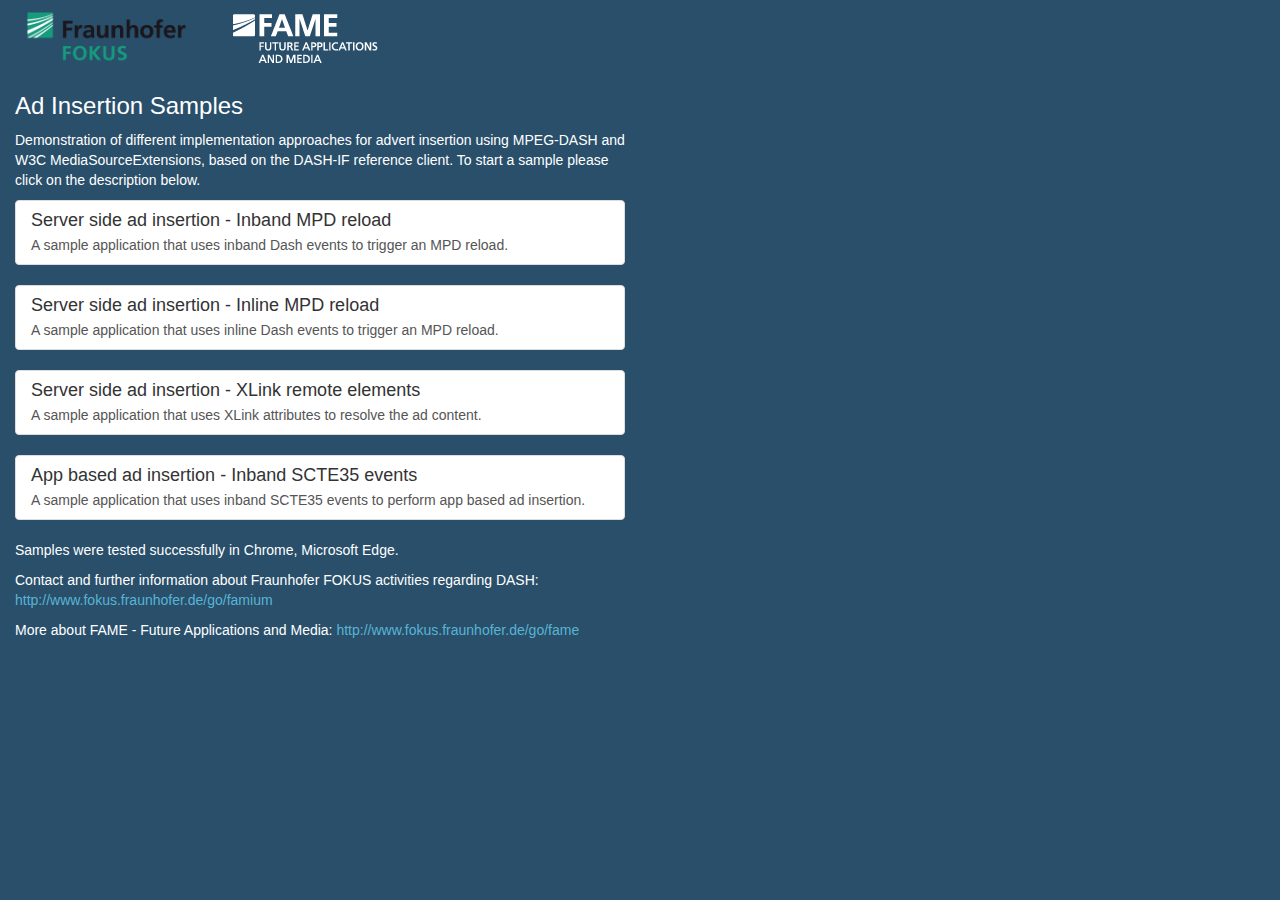
<file: samples/ad-insertion/index.html>
<!DOCTYPE html>
<meta charset="utf-8">
<meta http-equiv="X-UA-Compatible" content="IE=edge">
<meta name="viewport" content="width=device-width, initial-scale=1">
<meta name="description" content="">
<meta name="author" content="">

<head>
    <title>Fraunhofer Fokus - Ad Insertion Sample</title>
    <link href="css/bootstrap.min.css" rel="stylesheet">
    <link href="css/main.css" rel="stylesheet">
</head>
<body>
<div class="container-fluid">
    <div class="row">
        <div class="col-md-2"><a href="https://www.fokus.fraunhofer.de/go/fame"><img src="img/fokus.png"
                                                                                     class="img-responsive"></a></div>
        <div class="col-md-2"><a href="https://www.fokus.fraunhofer.de/go/fame"><img src="img/fame.png"
                                                                                     class="img-responsive "></a></div>
    </div>
    <div class="row">
        <div class="col-md-6"><h3>Ad Insertion Samples</h3></div>
    </div>
    <div class="row">
        <div class="col-md-6">

            <p>Demonstration of different implementation approaches for advert insertion using MPEG-DASH and W3C
                MediaSourceExtensions,
                based on the DASH-IF reference client. To start a sample please click on the description below.</p>
            <div class="list-group">
                <a href="inband.html" class="list-group-item">
                    <h4 class="list-group-item-heading">Server side ad insertion - Inband MPD reload</h4>
                    <p class="list-group-item-text">A sample application that uses inband Dash events to trigger an MPD
                        reload.</p>
                </a>
            </div>
            <div class="list-group">
                <a href="inline.html" class="list-group-item">
                    <h4 class="list-group-item-heading">Server side ad insertion - Inline MPD reload</h4>
                    <p class="list-group-item-text">A sample application that uses inline Dash events to trigger an MPD
                        reload.</p>
                </a>
            </div>
            <div class="list-group">
                <a href="xlink.html" class="list-group-item">
                    <h4 class="list-group-item-heading">Server side ad insertion - XLink remote elements</h4>
                    <p class="list-group-item-text">A sample application that uses XLink attributes to resolve the ad
                        content.</p>
                </a>
            </div>

            <div class="list-group">
                <a href="scte.html" class="list-group-item">
                    <h4 class="list-group-item-heading">App based ad insertion - Inband SCTE35 events</h4>
                    <p class="list-group-item-text">A sample application that uses inband SCTE35 events to perform app
                        based ad insertion.</p>
                </a>
            </div>

            <p>
                Samples were tested successfully in Chrome, Microsoft Edge.
            </p>
            Contact and further information about Fraunhofer FOKUS activities regarding DASH:
            <a href="http://www.fokus.fraunhofer.de/go/famium">http://www.fokus.fraunhofer.de/go/famium</a>
            </p>
            <p>
                More about FAME - Future Applications and Media:
                <a href="http://www.fokus.fraunhofer.de/go/fame">http://www.fokus.fraunhofer.de/go/fame</a>
            </p>

        </div>
    </div>
</div>
</body>
</html>
</file>
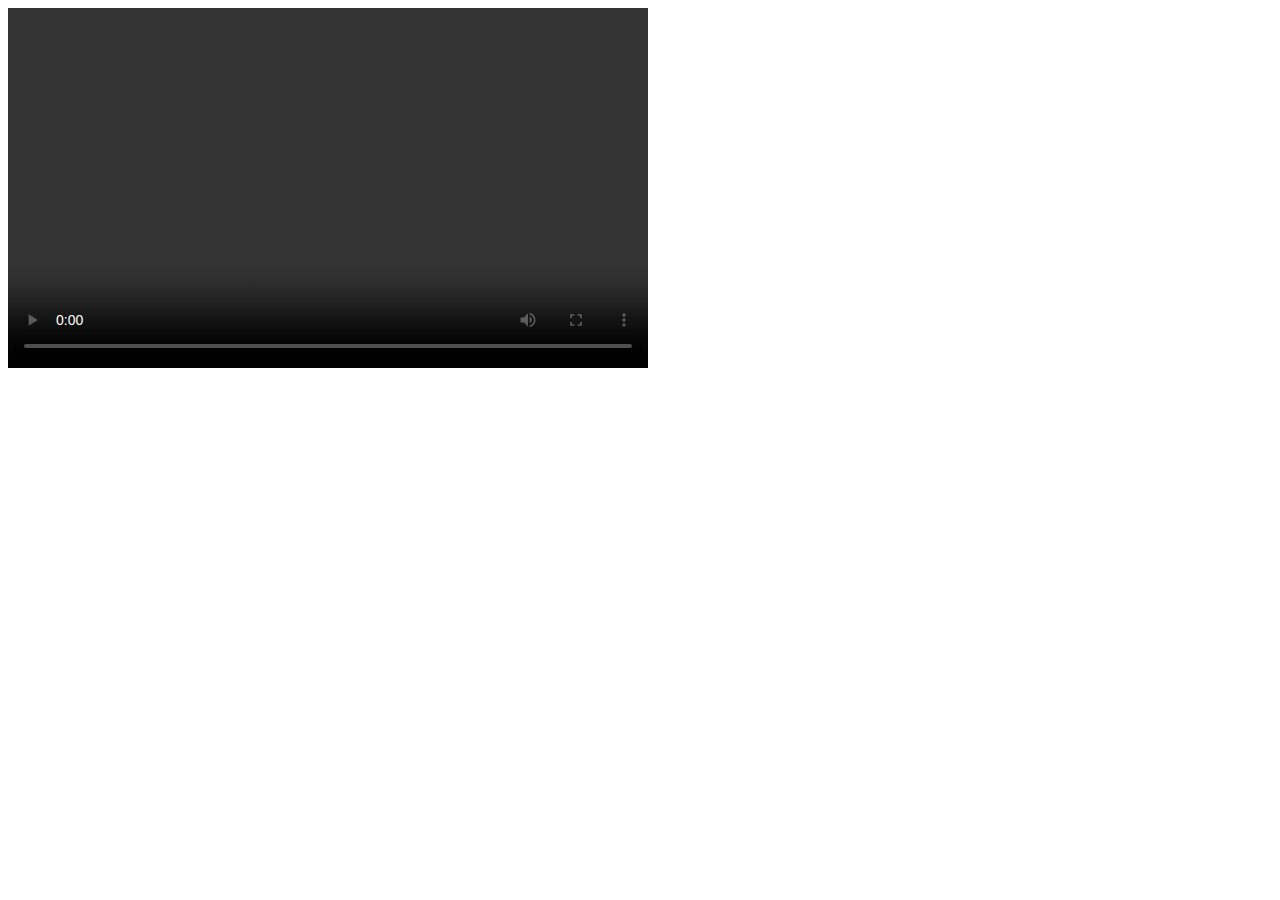
<file: samples/modules/typescript/index.html>
<!doctype html>
<html>
    <head>
        <title>Dash.js Rocks</title>

        <style>
            video {
                width: 640px;
                height: 360px;
            }
        </style>
    </head>
    <body>
        <div>
            <video id="myMainVideoPlayer" controls></video>
        </div>
    </body>
</html>
</file>
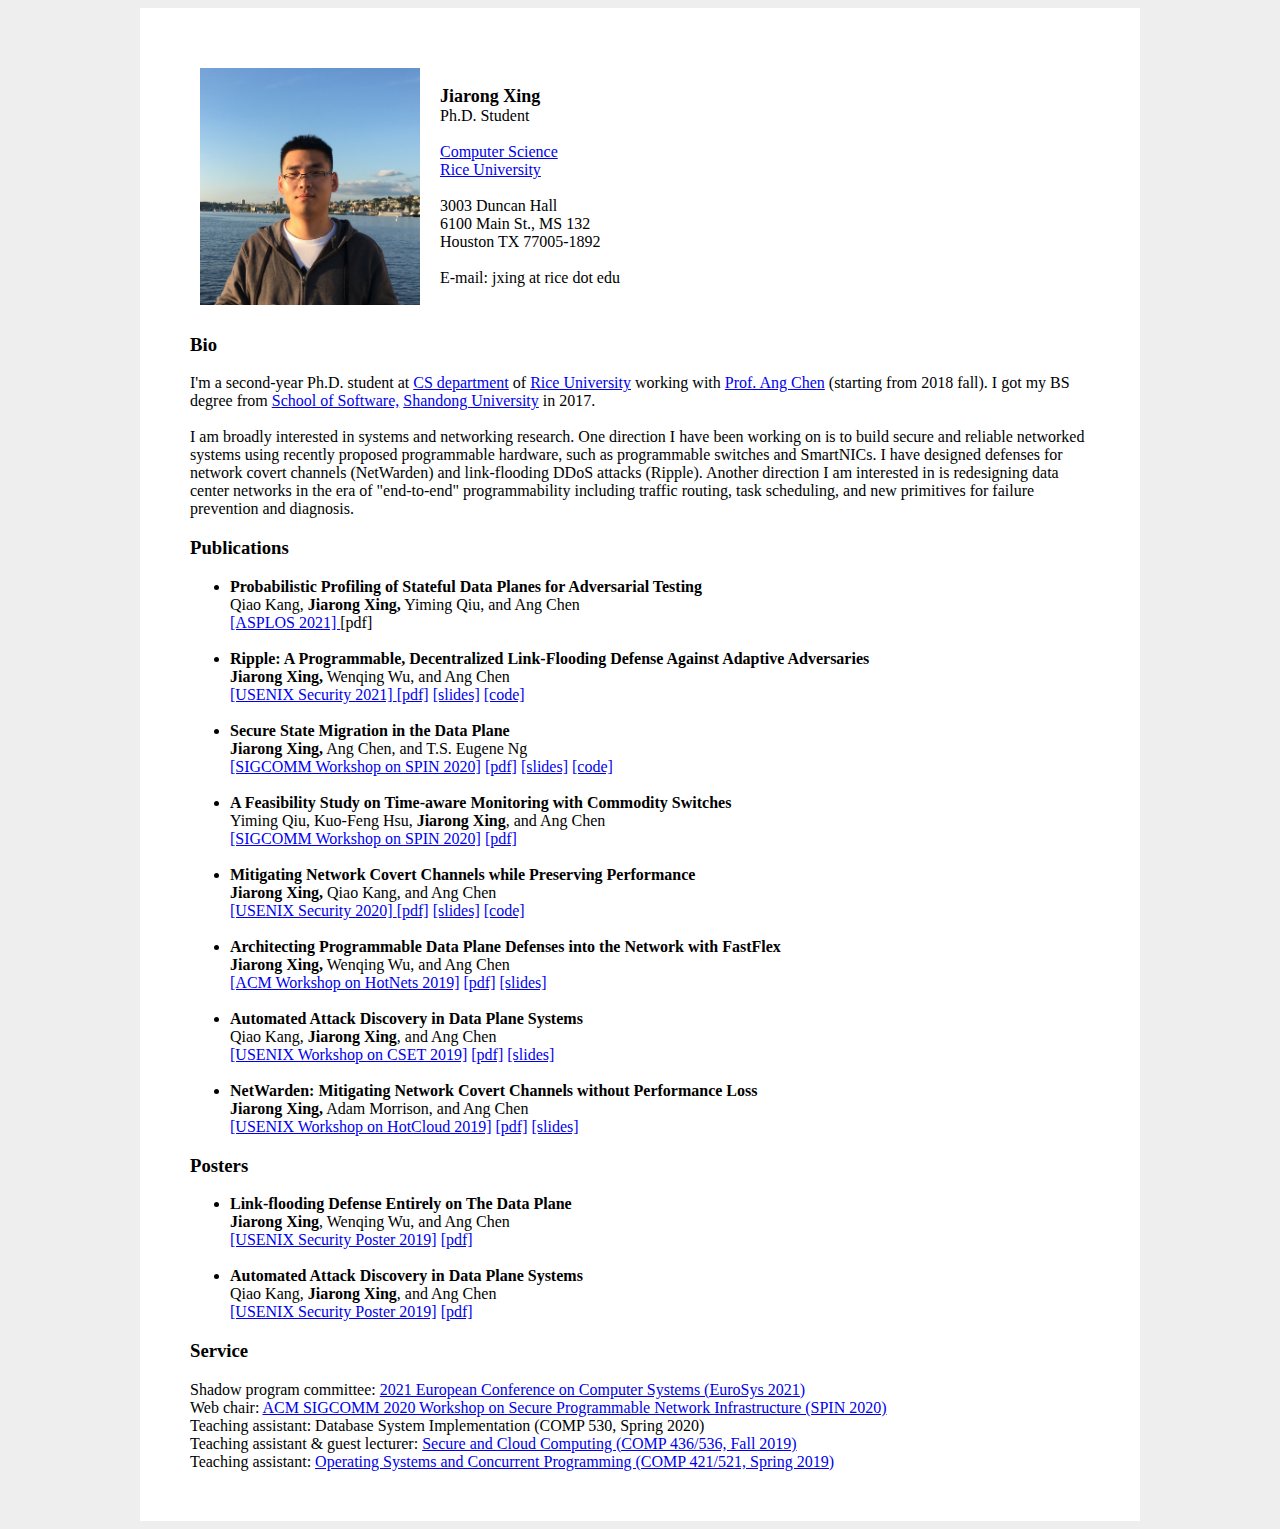
<file: index-old.html>
<!DOCTYPE html PUBLIC "-//W3C//DTD HTML 4.01 Transitional//EN">
<html>

<head>

  <!-- Global site tag (gtag.js) - Google Analytics -->
  <script async src="https://www.googletagmanager.com/gtag/js?id=UA-144084019-1"></script>
  <script>
    window.dataLayer = window.dataLayer || [];
    function gtag() { dataLayer.push(arguments); }
    gtag('js', new Date());

    gtag('config', 'UA-144084019-1');
  </script>


  <meta http-equiv="Content-Type" content="text/html; charset=UTF-8">


  <title>Jiarong Xing's homepage</title>

  <meta name="description" content="Ph.D. student at Rice University">
  <meta name="keywords" content="Jiarong Xing, Computer Science, Rice, PhD, Research">
</head>

<body bgcolor="#EEEEEE">
  <div style="background:#FFFFFF; width:900px; align:center; margin:auto; padding:50px">
    <table border="0" cellspacing="0" cellpadding="10">
      <tbody>
        <tr>
          <td align="center" valign="middle">
            <img src="./img/jiarong2.jpg" width="220" height="237" alt="Jiarong Xing">
          </td>
          <td>
            <font size="4"><b>Jiarong Xing</b><br></font>
            Ph.D. Student<br>
            <br>
            <a href="https://www.cs.rice.edu/">Computer Science</a><br>
            <a href="http://www.rice.edu/">Rice University</a><br><br>
            3003 Duncan Hall<br>
            6100 Main St., MS 132<br>
            Houston TX 77005-1892<br>
            <br>
            E-mail: jxing at rice dot edu<br>
          </td>
        </tr>
      </tbody>
    </table>
    <p>

      <a name="bio"></a></p>
    <h3>Bio</h3>

    I'm a second-year Ph.D. student at <a href="https://www.cs.rice.edu/">CS department</a>
    of <a href="http://www.rice.edu/">Rice University</a> working with
    <a href="https://www.cs.rice.edu/~angchen/">Prof. Ang Chen</a>
    (starting from 2018 fall).

    I got my BS degree from <a href="http://www.sc.sdu.edu.cn/#">School of Software,</a> <a
      href="http://www.sdu.edu.cn/">Shandong University</a>
    in 2017.


    <br>
    <br>

    I am broadly interested in systems and networking research.
    One direction I have been working on is to build secure and reliable networked systems using recently proposed programmable hardware, such as programmable switches and SmartNICs.
    I have designed defenses for network covert channels (NetWarden) and link-flooding DDoS attacks (Ripple).
    Another direction I am interested in is redesigning data center networks in the era of "end-to-end" programmability including traffic routing, task scheduling, and new primitives for failure prevention and diagnosis.

    <br>


    <a name="publications"></a>
    <h3>Publications</h3>

    <ul>
      <li><b>Probabilistic Profiling of Stateful Data Planes for Adversarial Testing</b>
        <br>
        Qiao Kang, <b>Jiarong Xing,</b> Yiming Qiu, and Ang Chen<br>
        <a href="https://asplos-conference.org/"> [ASPLOS 2021] </a>
        <a>[pdf]</a>
      </li>


      <br>

      <li><b>Ripple: A Programmable, Decentralized Link-Flooding Defense Against Adaptive Adversaries</b>
        <br>
        <b>Jiarong Xing,</b> Wenqing Wu, and Ang Chen<br>
        <a href="https://www.usenix.org/conference/usenixsecurity21"> [USENIX Security 2021] </a>
        <a href="./pdf/ripple-sec21.pdf">[pdf]</a>
        <a href="https://jxing.me">[slides]</a>
        <a href="https://github.com/jiarong0907/Ripple">[code]</a><br>
      </li>


      <br>
      <li><b>Secure State Migration in the Data Plane</b>
        <br>
        <b>Jiarong Xing,</b> Ang Chen, and T.S. Eugene Ng<br>
        <a href="https://conferences.sigcomm.org/sigcomm/2020/workshop-spin.html">[SIGCOMM Workshop on SPIN 2020]</a>
        <a href="./pdf/p4sync-spin20.pdf">[pdf]</a>
        <a href="./slides/P4Sync-SPIN2020.pptx">[slides]</a>
        <a href="https://github.com/jiarong0907/P4Sync">[code]</a><br>
      </li>


      <br>
      <li><b>A Feasibility Study on Time-aware Monitoring with Commodity Switches</b>
        <br>
        Yiming Qiu, Kuo-Feng Hsu, <b>Jiarong Xing</b>, and Ang Chen<br>
        <a href="https://conferences.sigcomm.org/sigcomm/2020/workshop-spin.html">[SIGCOMM Workshop on SPIN 2020]</a>
        <a href="./pdf/feasibility-spin20.pdf">[pdf]</a><br>
      </li>


      <br>
      <li><b>Mitigating Network Covert Channels while Preserving Performance</b>
        <br>
        <b>Jiarong Xing,</b> Qiao Kang, and Ang Chen<br>
        <a href="https://www.usenix.org/conference/usenixsecurity20"> [USENIX Security 2020] </a>
        <a href="./pdf/netwarden-sec20.pdf">[pdf]</a>
        <a href="./slides/NetWarden-Security2020.pptx">[slides]</a>
        <a href="https://github.com/jiarong0907/NetWarden">[code]</a><br>
      </li>


      <br>
      <li><b>Architecting Programmable Data Plane Defenses into the Network with FastFlex</b>
        <br>
        <b>Jiarong Xing,</b> Wenqing Wu, and Ang Chen<br>
        <a href="https://conferences.sigcomm.org/hotnets/2019/index.html">[ACM Workshop on HotNets 2019]</a>
          <a href="./pdf/fastflex-hotnets19.pdf">[pdf]</a>
          <a href="./slides/FastFlex-HotNets2019.pptx">[slides]</a><br>
      </li>


      <br>
      <li><b>Automated Attack Discovery in Data Plane Systems</b>
        <br>
        Qiao Kang, <b>Jiarong Xing</b>, and Ang Chen<br>
        <a href="https://www.usenix.org/conference/cset19">[USENIX Workshop on CSET 2019]</a>
        <a href="https://qiaokang.org/papers/cset19.pdf">[pdf]</a>
        <a href="https://qiaokang.org/papers/cset19_slides.pdf">[slides]</a><br>
      </li>


      <br>
      <li><b>NetWarden: Mitigating Network Covert Channels without Performance Loss</b>
        <br>
        <b>Jiarong Xing,</b> Adam Morrison, and Ang Chen<br>
        <a href="https://www.usenix.org/conference/hotcloud19/presentation/xing">[USENIX Workshop on HotCloud 2019]</a>
        <a href="./pdf/netwarden-hotcloud19.pdf">[pdf]</a>
        <a href="./slides/NetWarden-HotCloud2019.pptx">[slides]</a><br>
      </li>

    </ul>

    <h3>Posters</h3>

    <ul>
      <li><b>Link-flooding Defense Entirely on The Data Plane</b>
        <br>
        <b>Jiarong Xing</b>, Wenqing Wu, and Ang Chen<br>
        <a href="https://www.usenix.org/conference/usenixsecurity19">[USENIX Security Poster 2019]</a>
        <a href="./pdf/paper_poster_sec2019poster.pdf">[pdf]</a><br>
      </li>


      <br>
      <li><b>Automated Attack Discovery in Data Plane Systems</b>
        <br>
        Qiao Kang, <b>Jiarong Xing</b>, and Ang Chen<br>
        <a href="https://www.usenix.org/conference/usenixsecurity19">[USENIX Security Poster 2019]</a>
        <a href="https://qiaokang.org/papers/security19_poster.pdf">[pdf]<br>
      </li>

    </ul>

    <a name="teaching"></a><h3>Service</h3>
    Shadow program committee: <a href="https://2021.eurosys.org/index.html"> 2021 European Conference on Computer Systems (EuroSys 2021)</a>
    <br>
    Web chair: <a href="https://conferences.sigcomm.org/sigcomm/2020/workshop-spin.html"> ACM SIGCOMM 2020 Workshop on Secure Programmable Network Infrastructure (SPIN 2020)</a>
    <br>
    Teaching assistant: Database System Implementation (COMP 530, Spring 2020)
    <br>
    Teaching assistant & guest lecturer: <a href="https://www.cs.rice.edu/~angchen/classes/COMP436536-Fall2019.html"> Secure and Cloud Computing (COMP 436/536, Fall 2019)</a>
    <br>
    Teaching assistant: <a href="https://www.clear.rice.edu/comp421/"> Operating Systems and Concurrent Programming (COMP 421/521, Spring 2019)</a>
    <br>

  </div>



</body>

</html>
</file>
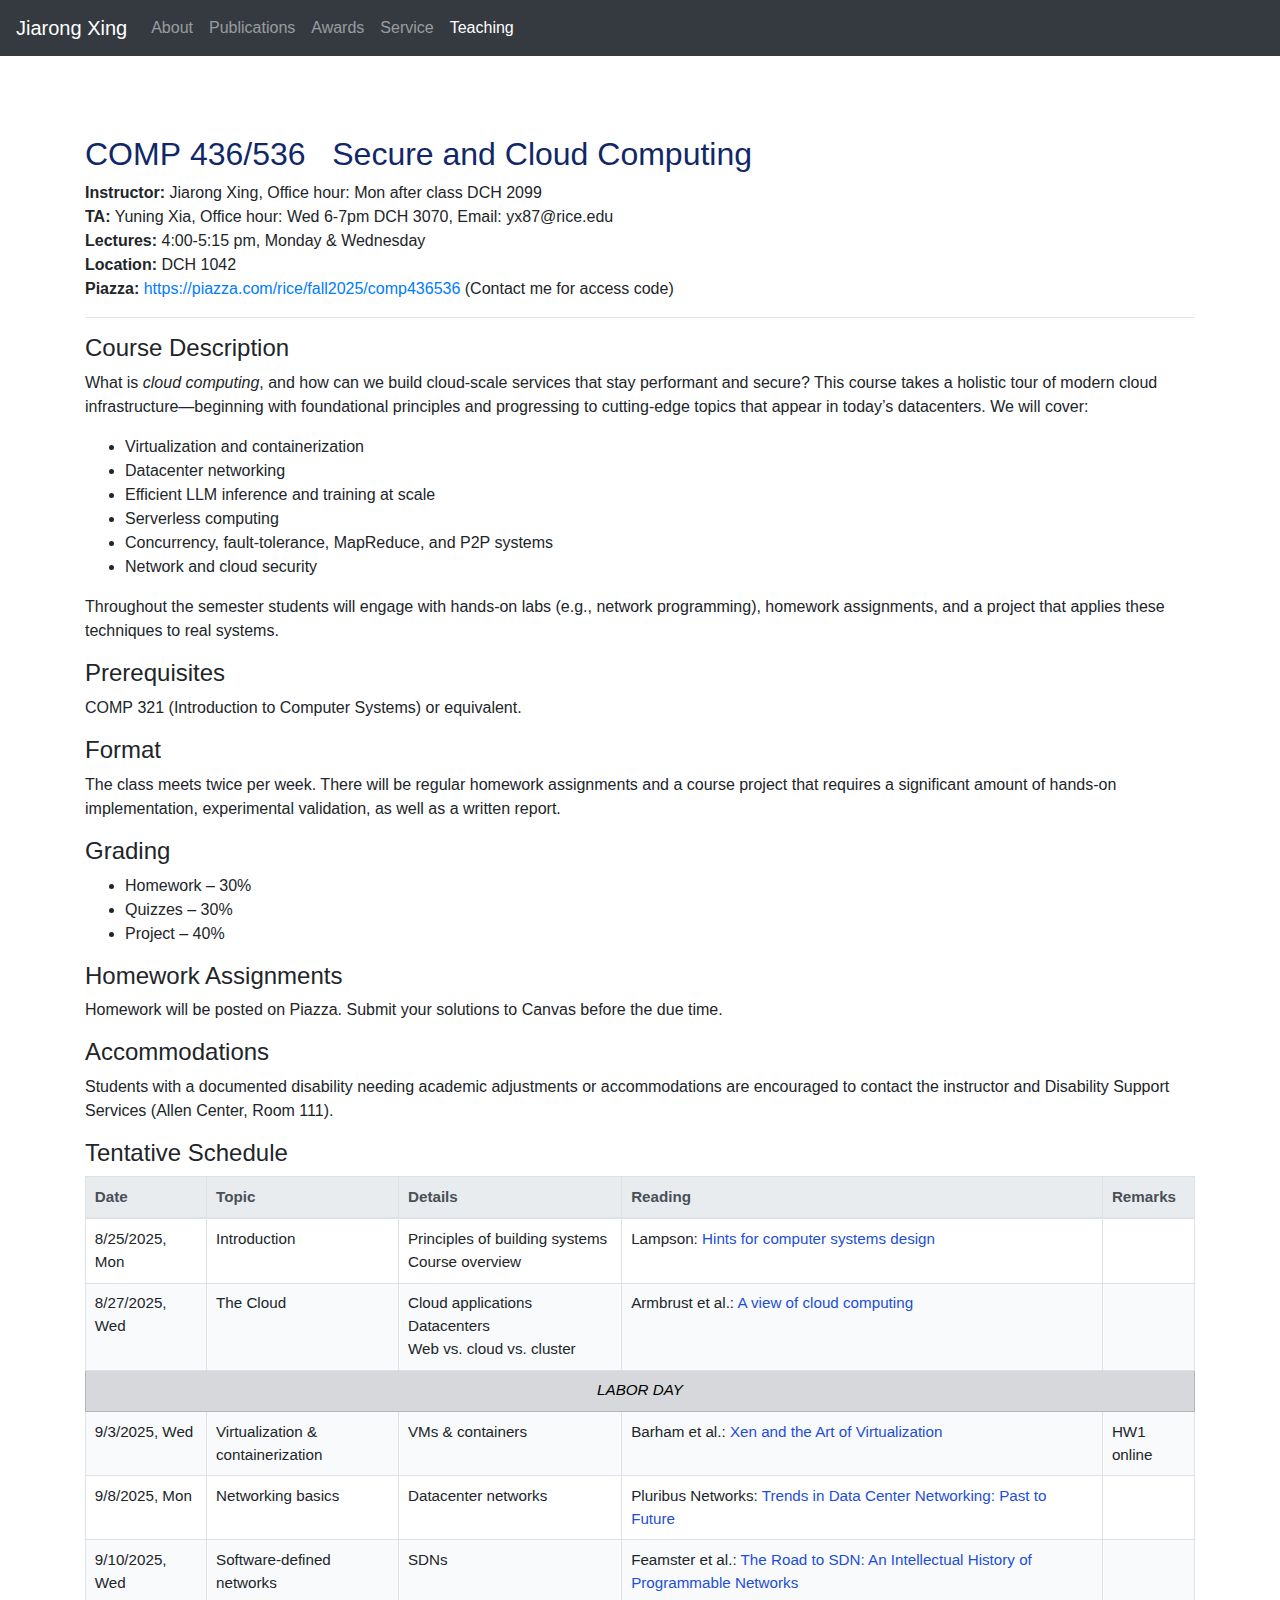
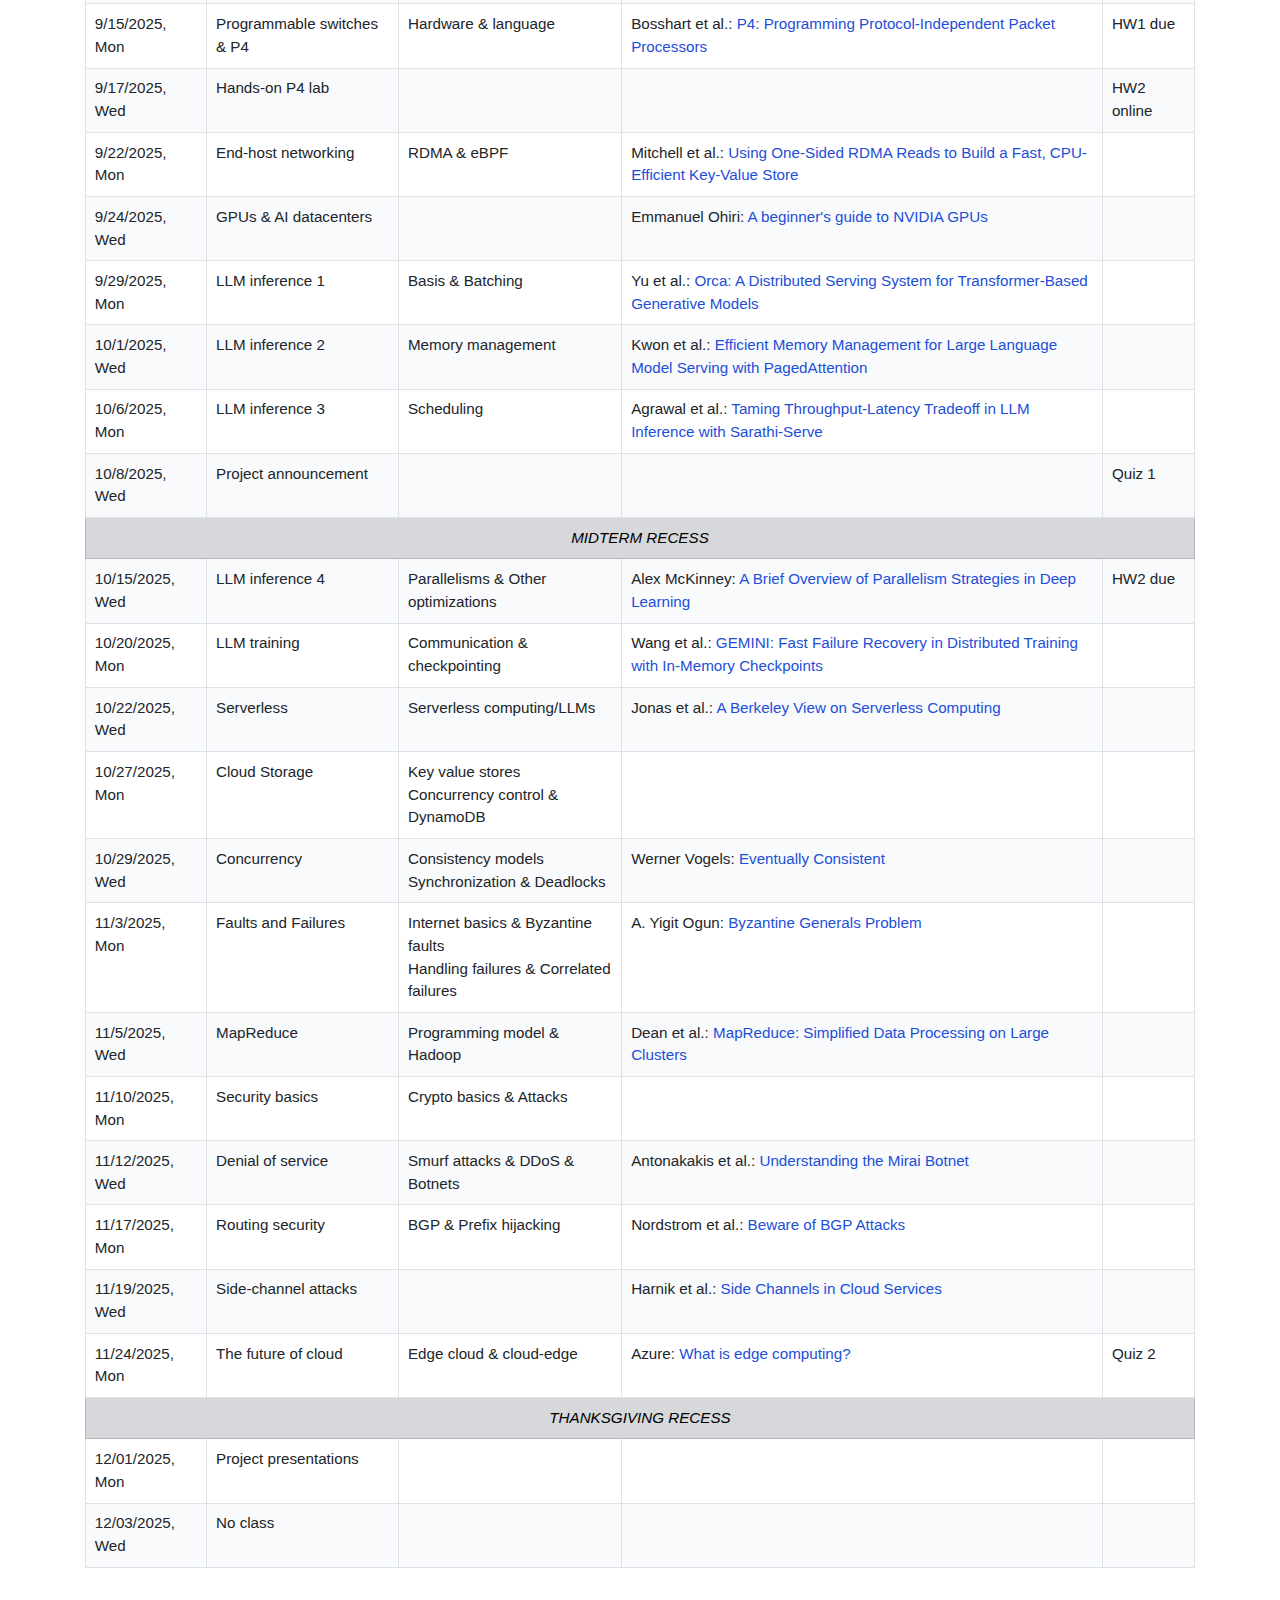
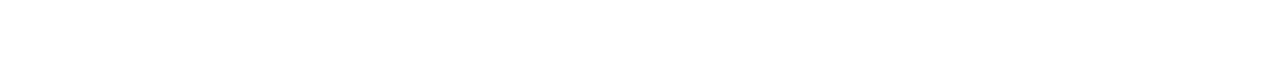
<file: teaching.html>
<!DOCTYPE html>
<html>
<head>
   <meta name="viewport" content="width=device-width, initial-scale=1">
   <link rel="stylesheet" href="./css/bootstrap.min.css">
   <link href="https://fonts.googleapis.com/css?family=Roboto+Mono|Asap|Signika+Negative" rel="stylesheet">
   <link rel="stylesheet" type="text/css" href="./css/style.css">
   <script src="./js/bootstrap.min.js"></script>
   <script src="./js/jquery.min.js"></script>
   <script src="./js/popper.min.js"></script>
   <title>Teaching - Jiarong Xing</title>
</head>
<body>
   <nav class="navbar navbar-expand-sm bg-dark navbar-dark fixed-top">
      <a class="navbar-brand" href="index.html">Jiarong Xing</a>
      <button class="navbar-toggler" type="button" data-toggle="collapse" data-target="#collapsibleNavbar">
         <span class="navbar-toggler-icon"></span>
      </button>
      <div class="collapse navbar-collapse" id="collapsibleNavbar">
         <ul class="navbar-nav">
            <li class="nav-item"><a class="nav-link" href="index.html#about">About</a></li>
            <li class="nav-item"><a class="nav-link" href="index.html#pub">Publications</a></li>
            <li class="nav-item"><a class="nav-link" href="index.html#awards">Awards</a></li>
            <li class="nav-item"><a class="nav-link" href="index.html#service">Service</a></li>
            <li class="nav-item active"><a class="nav-link" href="teaching.html">Teaching</a></li>
         </ul>
      </div>
   </nav>
   <div class="container" style="margin-top:75px;">
      <h2 class="h2color">COMP&nbsp;436/536 &nbsp; Secure and Cloud Computing</h2>
      <p><strong>Instructor:</strong> Jiarong Xing, Office hour: Mon after class DCH 2099<br>
         <strong>TA:</strong> Yuning Xia, Office hour: Wed 6-7pm DCH 3070, Email: yx87@rice.edu<br>
         <strong>Lectures:</strong> 4:00-5:15&nbsp;pm, Monday & Wednesday<br>
         <strong>Location:</strong> DCH 1042<br>
         <strong>Piazza:</strong> <a href="https://piazza.com/rice/fall2025/comp436536" target="_blank">https://piazza.com/rice/fall2025/comp436536</a> (Contact me for access code)
      </p>
      <hr>
      <h4>Course Description</h4>
      <p>What is <em>cloud computing</em>, and how can we build cloud-scale services that stay performant and secure?  This course takes a holistic tour of modern cloud infrastructure—beginning with foundational principles and progressing to cutting-edge topics that appear in today’s datacenters.
         We will cover:
         <ul>
            <li>Virtualization and containerization</li>
            <li>Datacenter networking</li>
            <li>Efficient LLM inference and training at scale</li>
            <li>Serverless computing</li>
            <li>Concurrency, fault-tolerance, MapReduce, and P2P systems</li>
            <li>Network and cloud security</li>
         </ul>
         Throughout the semester students will engage with hands-on labs (e.g., network programming), homework assignments, and a project that applies these techniques to real systems.</p>

      <h4>Prerequisites</h4>
      <p>COMP&nbsp;321 (Introduction to Computer Systems) or equivalent.</p>

      <h4>Format</h4>
      <p>The class meets twice per week. There will be regular homework assignments and a course project that requires a significant amount of hands-on implementation, experimental validation, as well as a written report.</p>

      <h4>Grading</h4>
      <ul>
         <li>Homework – 30%</li>
         <li>Quizzes – 30%</li>
         <li>Project – 40%</li>
      </ul>

      <h4>Homework Assignments</h4>
      <p>Homework will be posted on Piazza. Submit your solutions to Canvas before the due time.</p>

      <h4>Accommodations</h4>
      <p>Students with a documented disability needing academic adjustments or accommodations are encouraged to contact the instructor and Disability Support Services (Allen Center, Room 111).</p>

      <h4>Tentative Schedule</h4>
      <div class="table-responsive">
         <table class="table table-bordered table-striped table-hover schedule-table">
            <thead class="thead-light">
               <tr>
                  <th>Date</th>
                  <th>Topic</th>
                  <th>Details</th>
                  <th>Reading</th>
                  <th>Remarks</th>
               </tr>
            </thead>
            <tbody>
               <tr><td>8/25/2025, Mon</td><td>Introduction</td><td>Principles of building systems<br>Course overview</td><td>Lampson: <a href="https://www.microsoft.com/en-us/research/wp-content/uploads/2016/02/acrobat-17.pdf" target="_blank">Hints for computer systems design</a></td><td></td></tr>
               <tr><td>8/27/2025, Wed</td><td>The Cloud</td><td>Cloud applications<br>Datacenters<br>Web vs. cloud vs. cluster</td><td>Armbrust et&nbsp;al.: <a href="https://dl.acm.org/citation.cfm?doid=1721654.1721672" target="_blank">A view of cloud computing</a></td><td></td></tr>
               <tr class="table-secondary"><td colspan="5" class="text-center font-italic">LABOR DAY</td></tr>
               <tr><td>9/3/2025, Wed</td><td>Virtualization &amp; containerization</td><td>VMs &amp; containers</td><td>Barham et&nbsp;al.: <a href="https://www.cl.cam.ac.uk/research/srg/netos/papers/2003-xensosp.pdf" target="_blank">Xen and the Art of Virtualization</a></td><td>HW1 online</td></tr>
               <tr><td>9/8/2025, Mon</td><td>Networking basics</td><td>Datacenter networks</td><td>Pluribus Networks: <a href="https://www.linkedin.com/pulse/trends-data-center-networking-past-future-pluribus-networks-1e/" target="_blank">Trends in Data Center Networking: Past to Future</a></td><td></td></tr>
               <tr><td>9/10/2025, Wed</td><td>Software-defined networks</td><td>SDNs</td><td>Feamster et&nbsp;al.: <a href="https://www.cs.princeton.edu/courses/archive/fall13/cos597E/papers/sdnhistory.pdf" target="_blank">The Road to SDN: An Intellectual History of Programmable Networks</a></td><td></td></tr>
               <tr><td>9/15/2025, Mon</td><td>Programmable switches &amp; P4</td><td>Hardware &amp; language</td><td>Bosshart et&nbsp;al.: <a href="https://www.cs.princeton.edu/~jrex/papers/P4-ccr14.pdf" target="_blank">P4: Programming Protocol-Independent Packet Processors</a></td><td>HW1 due</td></tr>
               <tr><td>9/17/2025, Wed</td><td>Hands-on P4 lab</td><td></td><td></td><td>HW2 online</td></tr>
               <tr><td>9/22/2025, Mon</td><td>End-host networking</td><td>RDMA &amp; eBPF</td><td>Mitchell et&nbsp;al.: <a href="https://www.usenix.org/system/files/conference/atc13/atc13-mitchell.pdf" target="_blank">Using One-Sided RDMA Reads to Build a Fast, CPU-Efficient Key-Value Store</a></td><td></td></tr>
               <tr><td>9/24/2025, Wed</td><td>GPUs &amp; AI datacenters</td><td></td><td>Emmanuel Ohiri: <a href="https://www.cudocompute.com/blog/a-beginners-guide-to-nvidia-gpus" target="_blank">A beginner's guide to NVIDIA GPUs</a></td><td></td></tr>
               <tr><td>9/29/2025, Mon</td><td>LLM inference&nbsp;1</td><td>Basis&nbsp;&amp;&nbsp;Batching</td><td>Yu et&nbsp;al.: <a href="https://www.usenix.org/system/files/osdi22-yu.pdf" target="_blank">Orca: A Distributed Serving System for Transformer-Based Generative Models</a></td><td></td></tr>
               <tr><td>10/1/2025, Wed</td><td>LLM inference&nbsp;2</td><td>Memory management</td><td>Kwon et&nbsp;al.: <a href="https://dl.acm.org/doi/10.1145/3600006.3613165" target="_blank">Efficient Memory Management for Large Language Model Serving with PagedAttention</a></td><td></td></tr>
               <tr><td>10/6/2025, Mon</td><td>LLM inference&nbsp;3</td><td>Scheduling</td><td>Agrawal et&nbsp;al.: <a href="https://www.usenix.org/conference/osdi24/presentation/agrawal" target="_blank">Taming Throughput-Latency Tradeoff in LLM Inference with Sarathi-Serve</a></td><td></td></tr>
               <tr><td>10/8/2025, Wed</td><td>Project announcement</td><td></td><td></td><td>Quiz&nbsp;1</td></tr>
               <tr class="table-secondary"><td colspan="5" class="text-center font-italic">MIDTERM&nbsp;RECESS</td></tr>
               <tr><td>10/15/2025, Wed</td><td>LLM inference&nbsp;4</td><td>Parallelisms &amp; Other optimizations</td><td>Alex McKinney: <a href="https://afmck.in/posts/2023-02-26-parallelism/" target="_blank">A Brief Overview of Parallelism Strategies in Deep Learning</a></td><td>HW2 due</td></tr>
               <tr><td>10/20/2025, Mon</td><td>LLM training</td><td>Communication &amp; checkpointing</td><td>Wang et&nbsp;al.: <a href="https://dl.acm.org/doi/10.1145/3600006.3613145" target="_blank">GEMINI: Fast Failure Recovery in Distributed Training with In-Memory Checkpoints</a></td><td></td></tr>
               <tr><td>10/22/2025, Wed</td><td>Serverless</td><td>Serverless computing/LLMs</td><td>Jonas et&nbsp;al.: <a href="https://www2.eecs.berkeley.edu/Pubs/TechRpts/2019/EECS-2019-3.pdf" target="_blank">A Berkeley View on Serverless Computing</a></td><td></td></tr>
               <tr><td>10/27/2025, Mon</td><td>Cloud Storage</td><td>Key value stores<br>Concurrency control &amp; DynamoDB</td><td></td><td></td></tr>
               <tr><td>10/29/2025, Wed</td><td>Concurrency</td><td>Consistency models<br>Synchronization &amp; Deadlocks</td><td>Werner Vogels: <a href="https://queue.acm.org/detail.cfm?id=1466448" target="_blank">Eventually Consistent</a></td><td></td></tr>
               <tr><td>11/3/2025, Mon</td><td>Faults and Failures</td><td>Internet basics &amp; Byzantine faults<br>Handling failures &amp; Correlated failures</td><td>A. Yigit Ogun: <a href="http://medium.com/@ayogun/byzantine-generals-problem-a47b33ef87fc" target="_blank">Byzantine Generals Problem</a></td><td></td></tr>
               <tr><td>11/5/2025, Wed</td><td>MapReduce</td><td>Programming model &amp; Hadoop</td><td>Dean et&nbsp;al.: <a href="https://research.google/pubs/mapreduce-simplified-data-processing-on-large-clusters/" target="_blank">MapReduce: Simplified Data Processing on Large Clusters</a></td><td></td></tr>
               <!-- <tr><td>11/12/2025, Wed</td><td>Peer-to-Peer</td><td></td><td></td><td></td></tr> -->
               <tr><td>11/10/2025, Mon</td><td>Security basics</td><td>Crypto basics &amp; Attacks</td><td></td><td></td></tr>
               <tr><td>11/12/2025, Wed</td><td>Denial of service</td><td>Smurf attacks &amp; DDoS &amp; Botnets</td><td>Antonakakis et&nbsp;al.: <a href="https://www.usenix.org/conference/usenixsecurity17/technical-sessions/presentation/antonakakis" target="_blank">Understanding the Mirai Botnet</a></td><td></td></tr>
               <tr><td>11/17/2025, Mon</td><td>Routing security</td><td>BGP &amp; Prefix hijacking</td><td>Nordstrom et&nbsp;al.: <a href="https://www.cs.princeton.edu/courses/archive/fall06/cos561/papers/nordstrom04.pdf" target="_blank">Beware of BGP Attacks</a></td><td></td></tr>
               <tr><td>11/19/2025, Wed</td><td>Side-channel attacks</td><td></td><td>Harnik et&nbsp;al.: <a href="https://ieeexplore.ieee.org/stamp/stamp.jsp?arnumber=5655241" target="_blank">Side Channels in Cloud Services</a></td><td></td></tr>
               <tr><td>11/24/2025, Mon</td><td>The future of cloud</td><td>Edge cloud &amp; cloud-edge</td><td>Azure: <a href="https://azure.microsoft.com/en-us/resources/cloud-computing-dictionary/what-is-edge-computing" target="_blank">What is edge computing?</a></td><td>Quiz&nbsp;2</td></tr>
               <tr class="table-secondary"><td colspan="5" class="text-center font-italic">THANKSGIVING&nbsp;RECESS</td></tr>
               <tr><td>12/01/2025, Mon</td><td>Project presentations</td><td></td><td></td><td></td></tr>
               <tr><td>12/03/2025, Wed</td><td>No class</td><td></td><td></td><td></td></tr>
            </tbody>
         </table>
      </div>
      <div style="height: 80px;"></div>
   </div>
</body>
</html>
</file>
<file: samples/ad-insertion/css/main.css>
body {
    background-color : #294f6b;
    color:white;
    font-size: 14px;
}

a {
    color: #59b4d4;
}
a:hover {
    color: lightgrey;
}

.panel {
    color:black;
}

.xlink-item {
    cursor: pointer;
    color: #337ab7;
}

.tdcursor {
    cursor:pointer;
    color: #337ab7;
}
</file>
<file: css/style.css>
body{
	/*background: #242d36;*/
	/*background: #999999; */
	/*line-height: 1.4;*/
	padding-top: 60px; // This works regardless of display size.
	font-family: Asap, sans-serif;
	/*font-size: 13px;*/
}

.h2color{
	color: #112868;
}

.anchor{
  display: block;
  height: 60px; /*same height as header*/
  margin-top: -60px; /*same height as header*/
  visibility: hidden;
}

.bottom {
	padding-top: 50px;
	border-bottom: 2px solid #ccc;
}

/* Teaching page custom styles */
/* --- Modern blue accent palette for Teaching schedule --- */
.schedule-table {
    border-color: #d1d5db;
}

.schedule-table th {
    background-color: #1d4ed8; /* blue-700 */
    color: #ffffff;
    vertical-align: middle;
    font-weight: 600;
    border-color: #1e40af; /* slightly darker */
}

.schedule-table tr:nth-child(odd):not(.table-secondary) {
    background-color: #ffffff;
}

.schedule-table tr:nth-child(even):not(.table-secondary) {
    background-color: #f8fafc; /* slate-50 */
}

.table-secondary {
    background-color: #e0e7ff !important; /* indigo-100 */
    color: #000000;
    font-style: italic;
}

.schedule-table tbody tr:hover:not(.table-secondary) {
    background-color: #eaf1ff; /* lighter blue */
}

.schedule-table td, .schedule-table th {
    font-size: 0.95rem;
    padding: 0.55rem;
}

.schedule-table a {
    color: #1d4ed8;
}

.schedule-table a:hover {
    color: #1e40af;
    text-decoration: underline;
}
</file>
